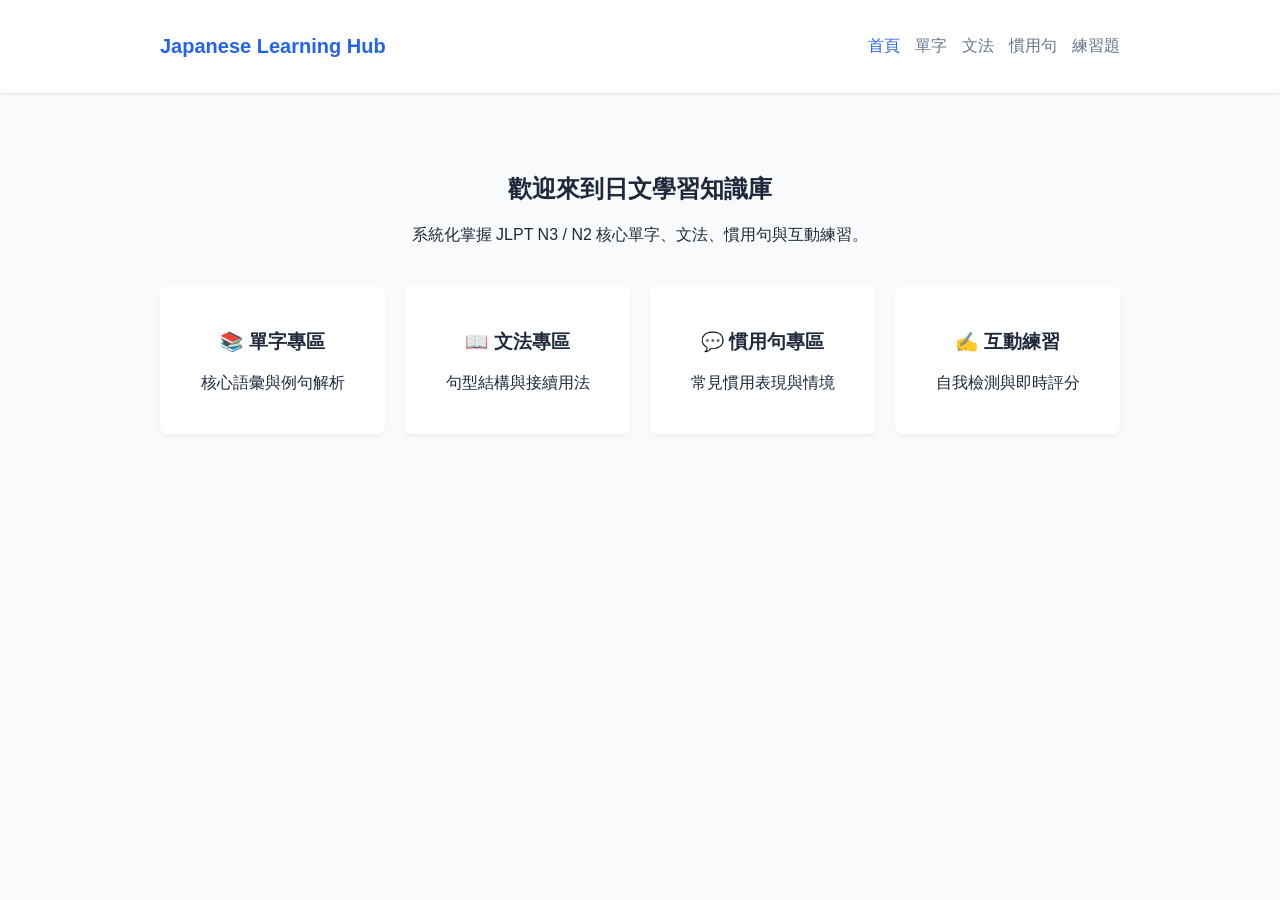
<file: index.html>
<!DOCTYPE html>
<html lang="zh-TW">
<head>
    <meta charset="UTF-8">
    <meta name="viewport" content="width=device-width, initial-scale=1.0">
    <title>Japanese Learning Hub - 日文學習知識庫</title>
    <link rel="stylesheet" href="css/style.css">
</head>
<body>
    <header class="navbar">
        <div class="container">
            <h1>Japanese Learning Hub</h1>
            <nav>
                <a href="index.html" class="active">首頁</a>
                <a href="pages/vocabulary.html">單字</a>
                <a href="pages/grammar.html">文法</a>
                <a href="pages/idioms.html">慣用句</a>
                <a href="pages/exercises.html">練習題</a>
            </nav>
        </div>
    </header>

    <main class="container hero">
        <h2>歡迎來到日文學習知識庫</h2>
        <p>系統化掌握 JLPT N3 / N2 核心單字、文法、慣用句與互動練習。</p>

        <div class="card-grid">
            <a href="pages/vocabulary.html" class="feature-card">
                <h3>📚 單字專區</h3>
                <p>核心語彙與例句解析</p>
            </a>
            <a href="pages/grammar.html" class="feature-card">
                <h3>📖 文法專區</h3>
                <p>句型結構與接續用法</p>
            </a>
            <a href="pages/idioms.html" class="feature-card">
                <h3>💬 慣用句專區</h3>
                <p>常見慣用表現與情境</p>
            </a>
            <a href="pages/exercises.html" class="feature-card">
                <h3>✍️ 互動練習</h3>
                <p>自我檢測與即時評分</p>
            </a>
        </div>
    </main>

    <script src="js/main.js"></script>
</body>
</html>
</file>
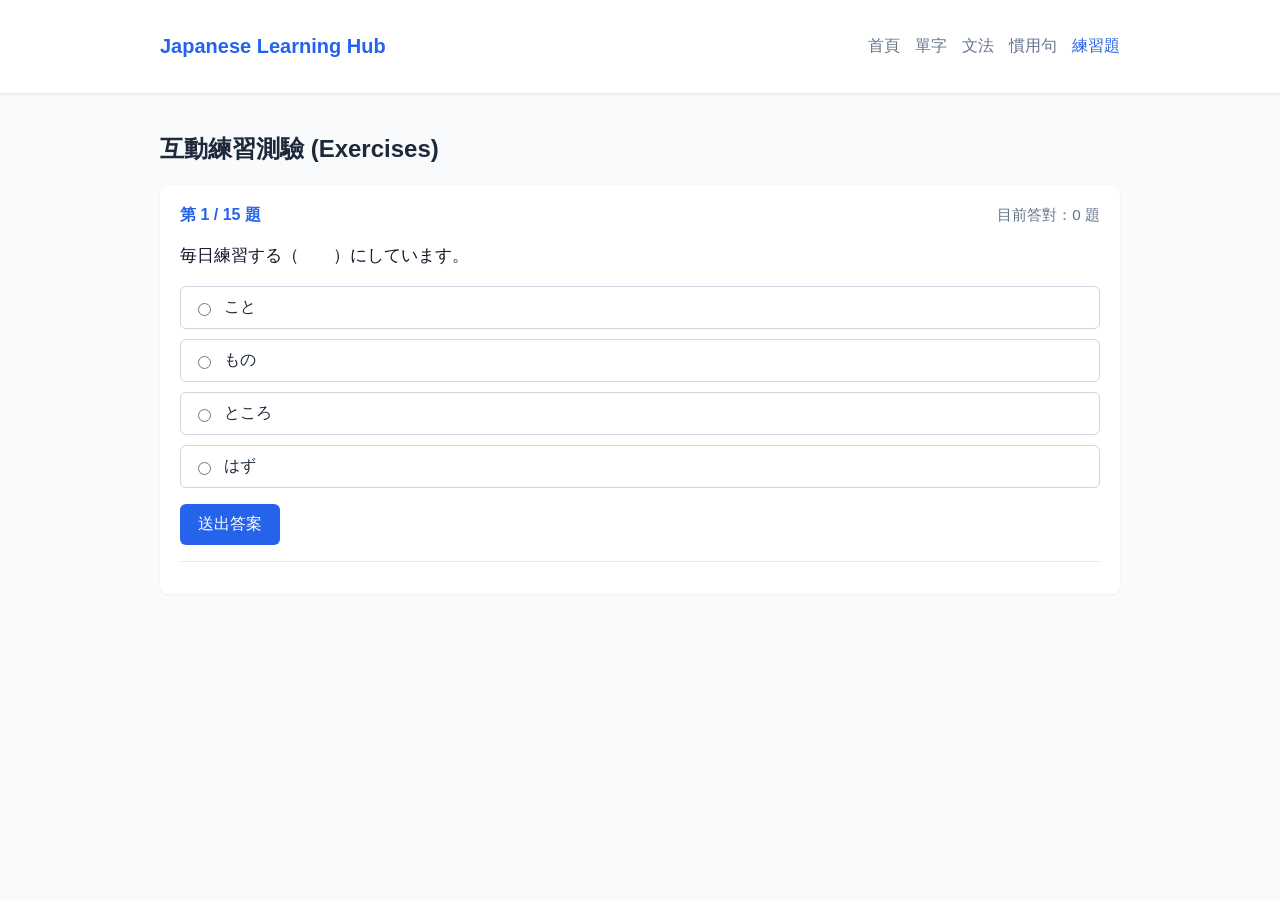
<file: pages/exercises.html>
<!DOCTYPE html>
<html lang="zh-TW">
<head>
    <meta charset="UTF-8">
    <meta name="viewport" content="width=device-width, initial-scale=1.0">
    <title>練習題 - Japanese Learning Hub</title>
    <link rel="stylesheet" href="../css/style.css">
</head>
<body>
    <header class="navbar">
        <div class="container">
            <h1>Japanese Learning Hub</h1>
            <nav>
                <a href="../index.html">首頁</a>
                <a href="vocabulary.html">單字</a>
                <a href="grammar.html">文法</a>
                <a href="idioms.html">慣用句</a>
                <a href="exercises.html" class="active">練習題</a>
            </nav>
        </div>
    </header>

    <main class="container">
        <h2>互動練習測驗 (Exercises)</h2>
        <div id="quizContainer" class="quiz-box">載入測驗中...</div>
    </main>

    <script src="../js/main.js"></script>
    <script src="../js/exercises.js"></script>
</body>
</html>
</file>
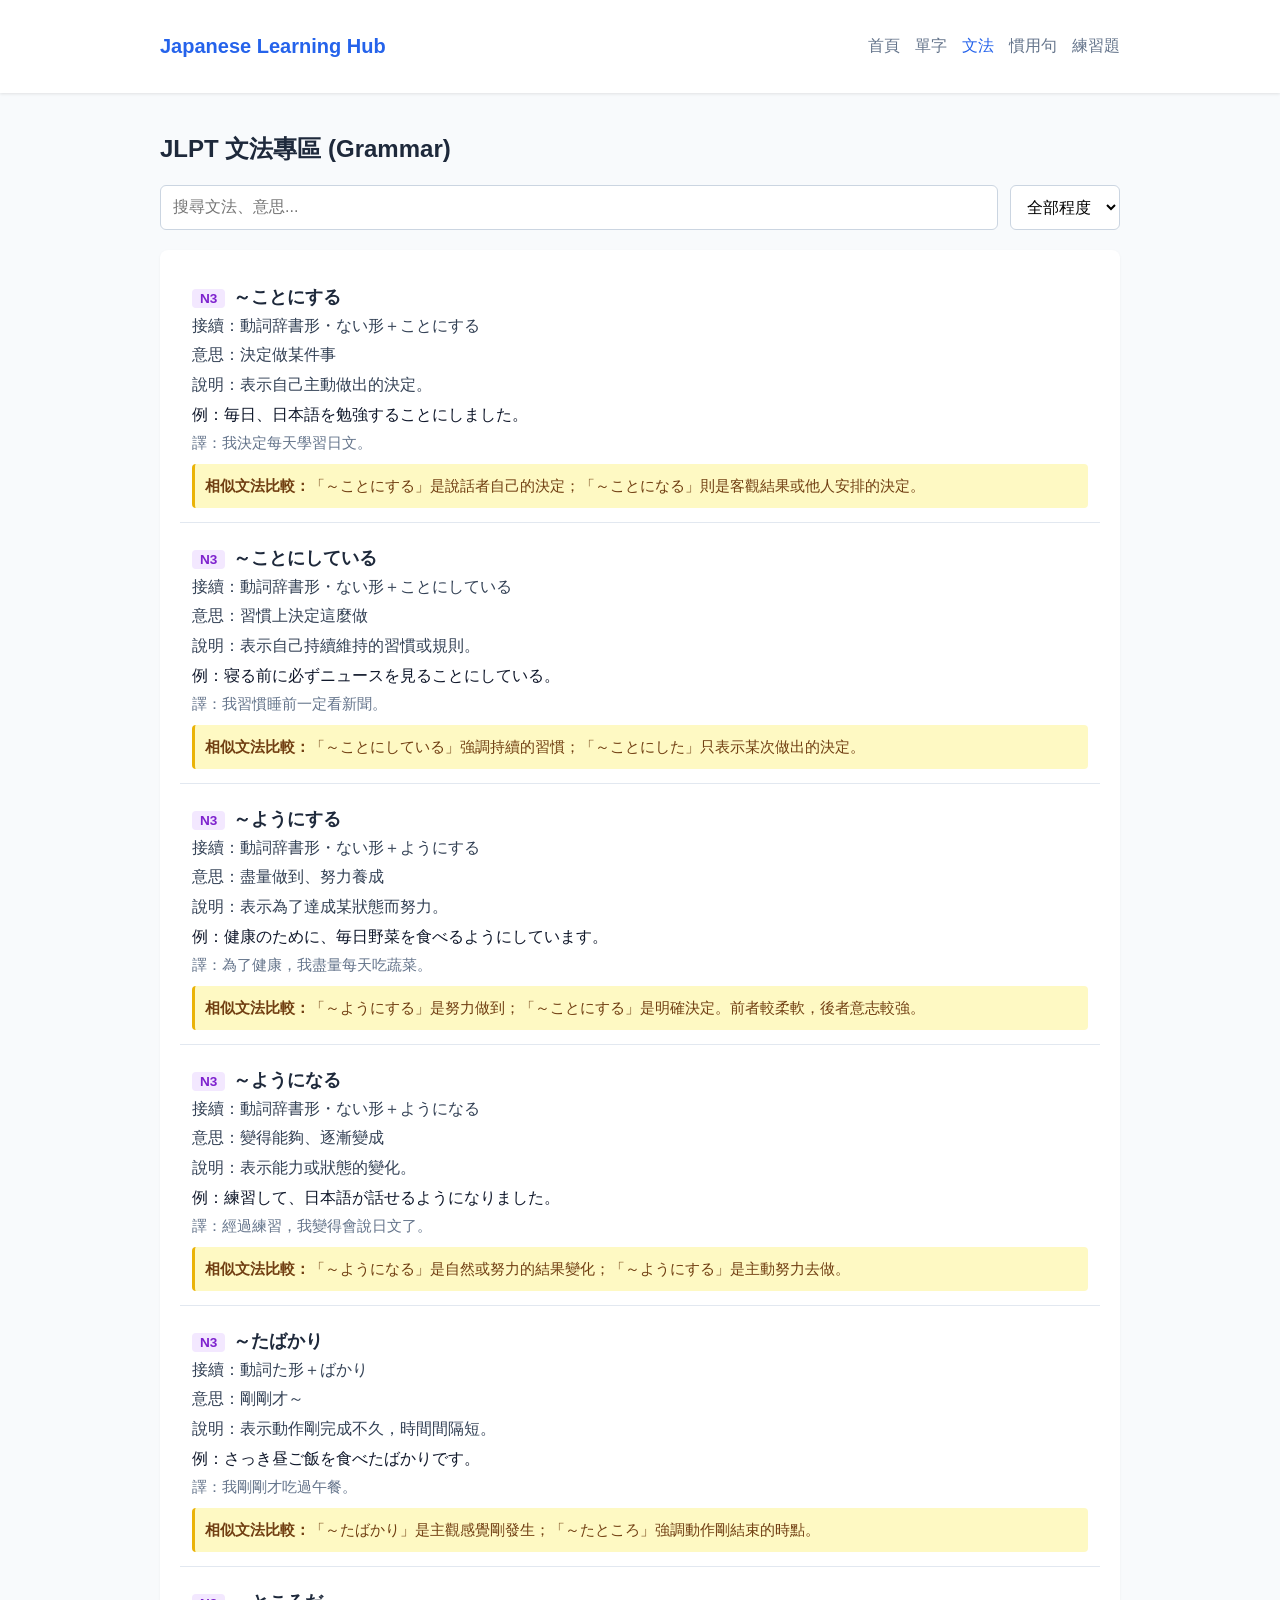
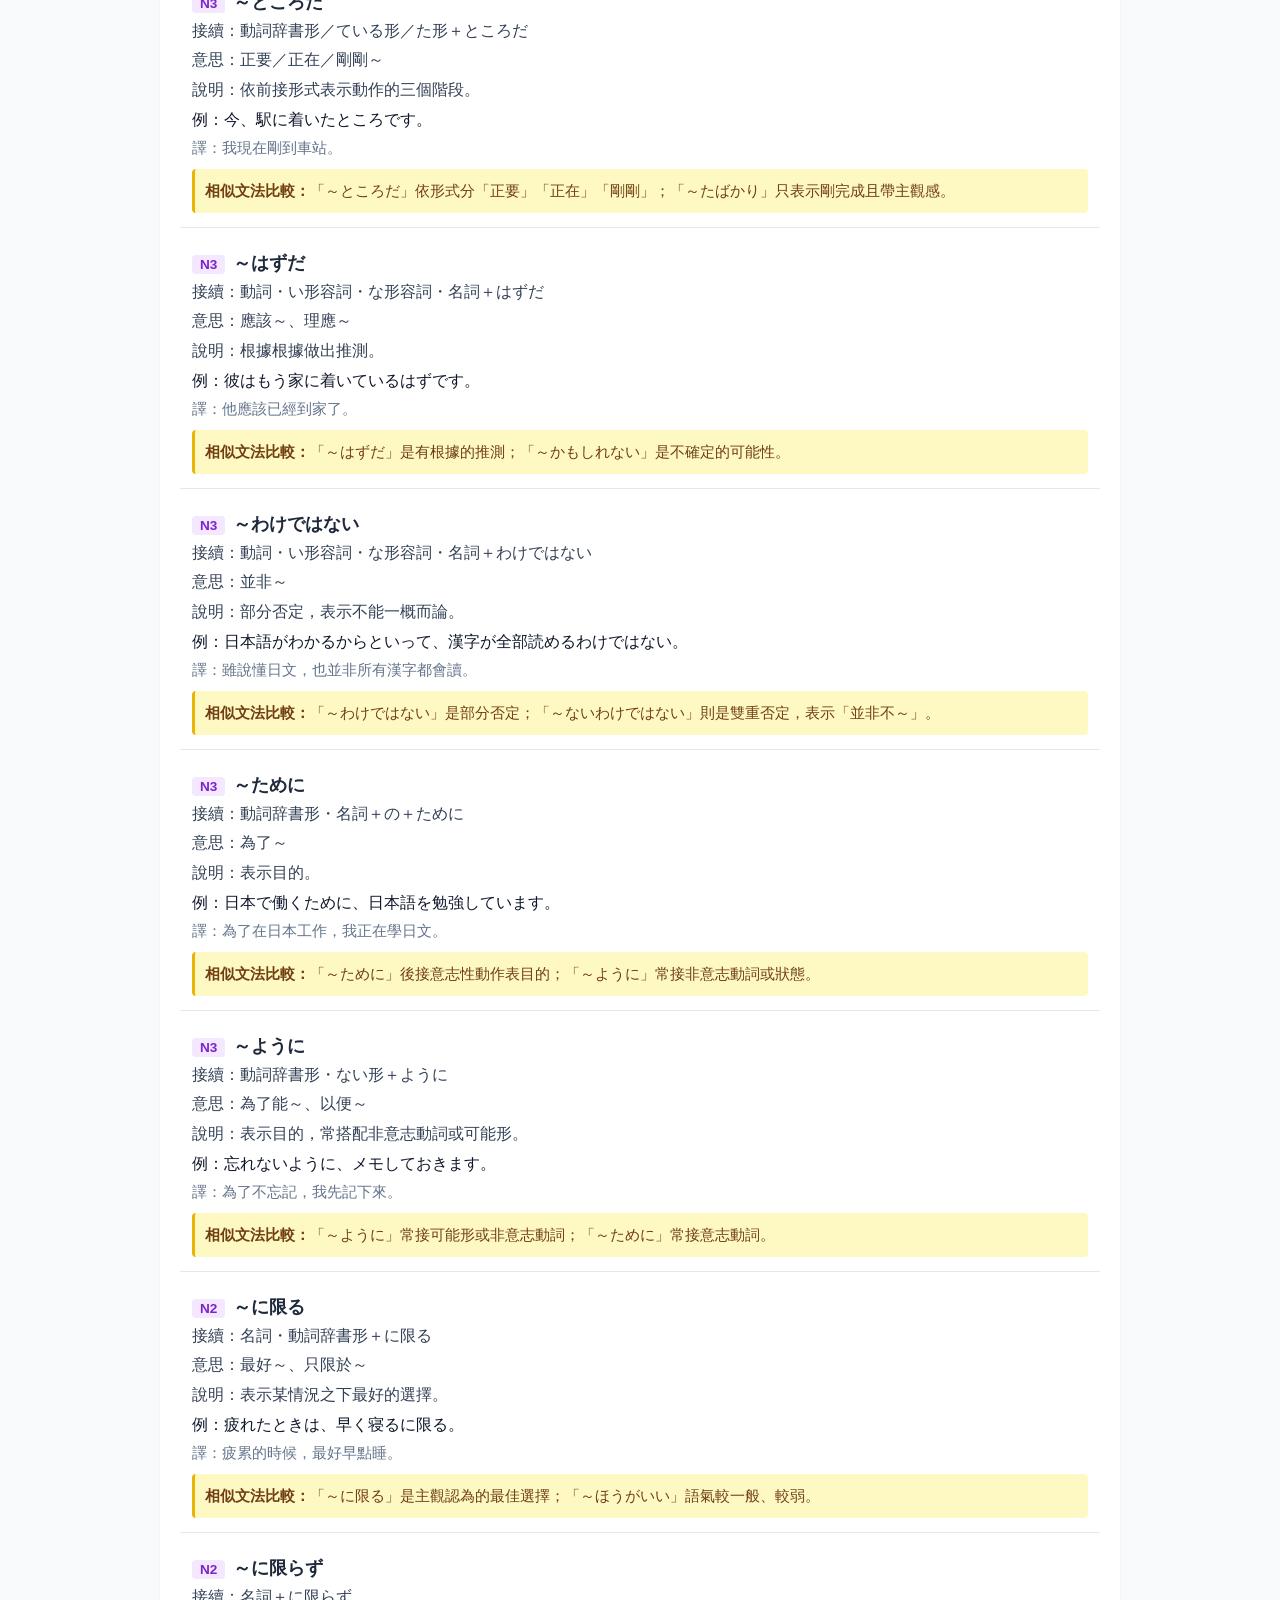
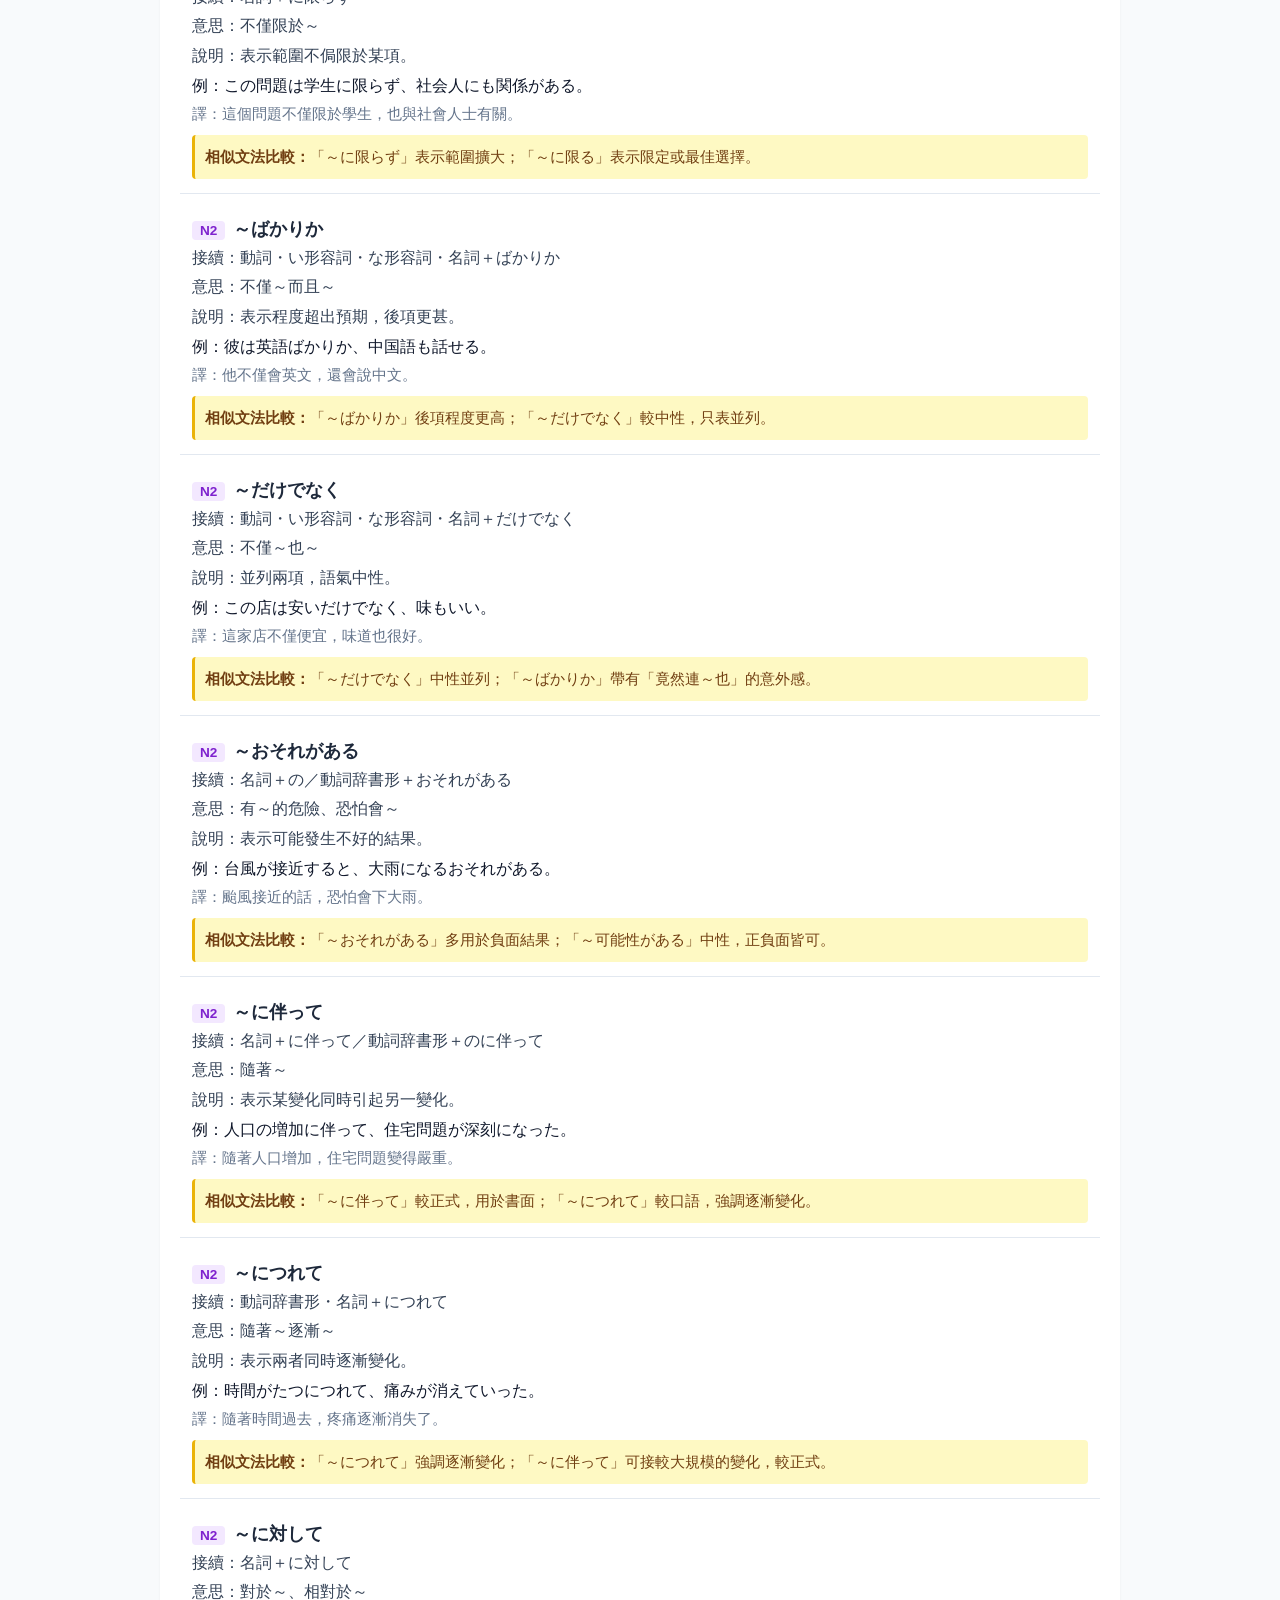
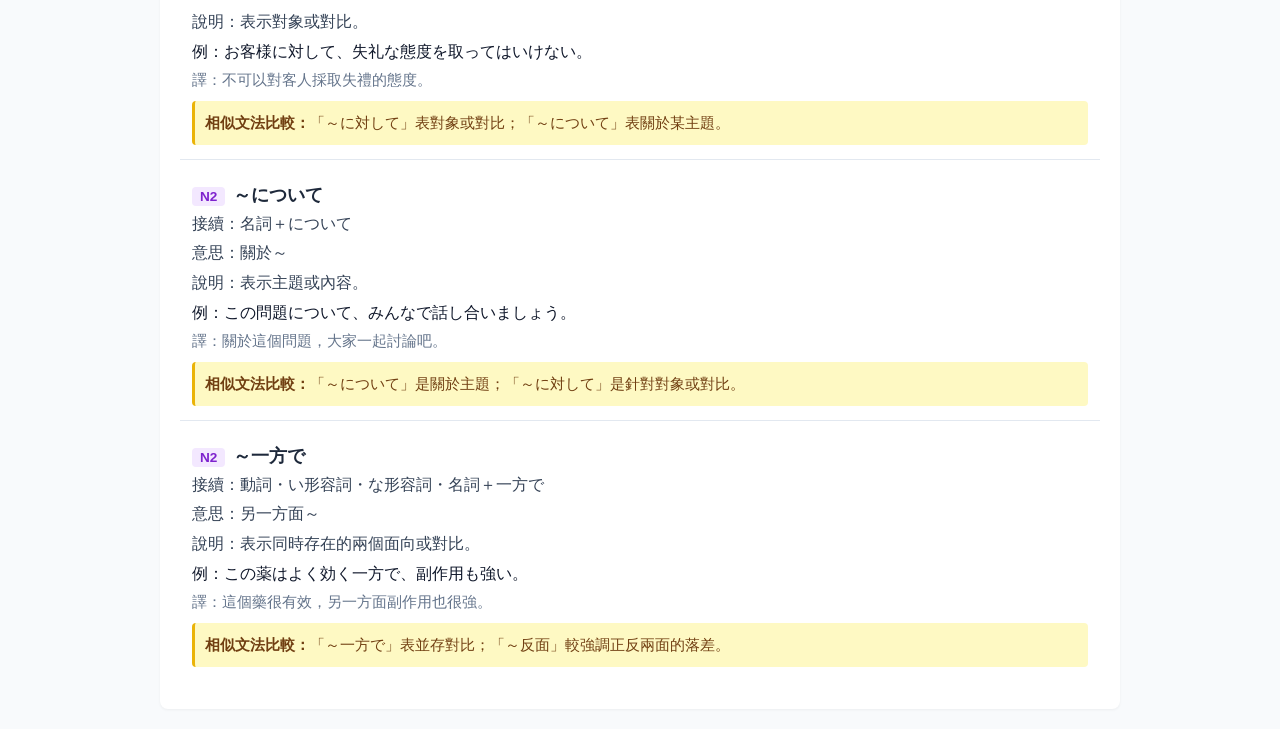
<file: pages/grammar.html>
<!DOCTYPE html>
<html lang="zh-TW">
<head>
    <meta charset="UTF-8">
    <meta name="viewport" content="width=device-width, initial-scale=1.0">
    <title>文法專區 - Japanese Learning Hub</title>
    <link rel="stylesheet" href="../css/style.css">
</head>
<body>
    <header class="navbar">
        <div class="container">
            <h1>Japanese Learning Hub</h1>
            <nav>
                <a href="../index.html">首頁</a>
                <a href="vocabulary.html">單字</a>
                <a href="grammar.html" class="active">文法</a>
                <a href="idioms.html">慣用句</a>
                <a href="exercises.html">練習題</a>
            </nav>
        </div>
    </header>

    <main class="container">
        <h2>JLPT 文法專區 (Grammar)</h2>
        <div class="toolbar">
            <input type="text" id="searchInput" placeholder="搜尋文法、意思..." class="search-box">
            <select id="levelFilter" class="level-filter">
                <option value="all">全部程度</option>
                <option value="N3">N3</option>
                <option value="N2">N2</option>
            </select>
        </div>
        <div id="grammarList" class="content-list">載入中...</div>
    </main>

    <script src="../js/main.js"></script>
    <script src="../js/search.js"></script>
</body>
</html>
</file>
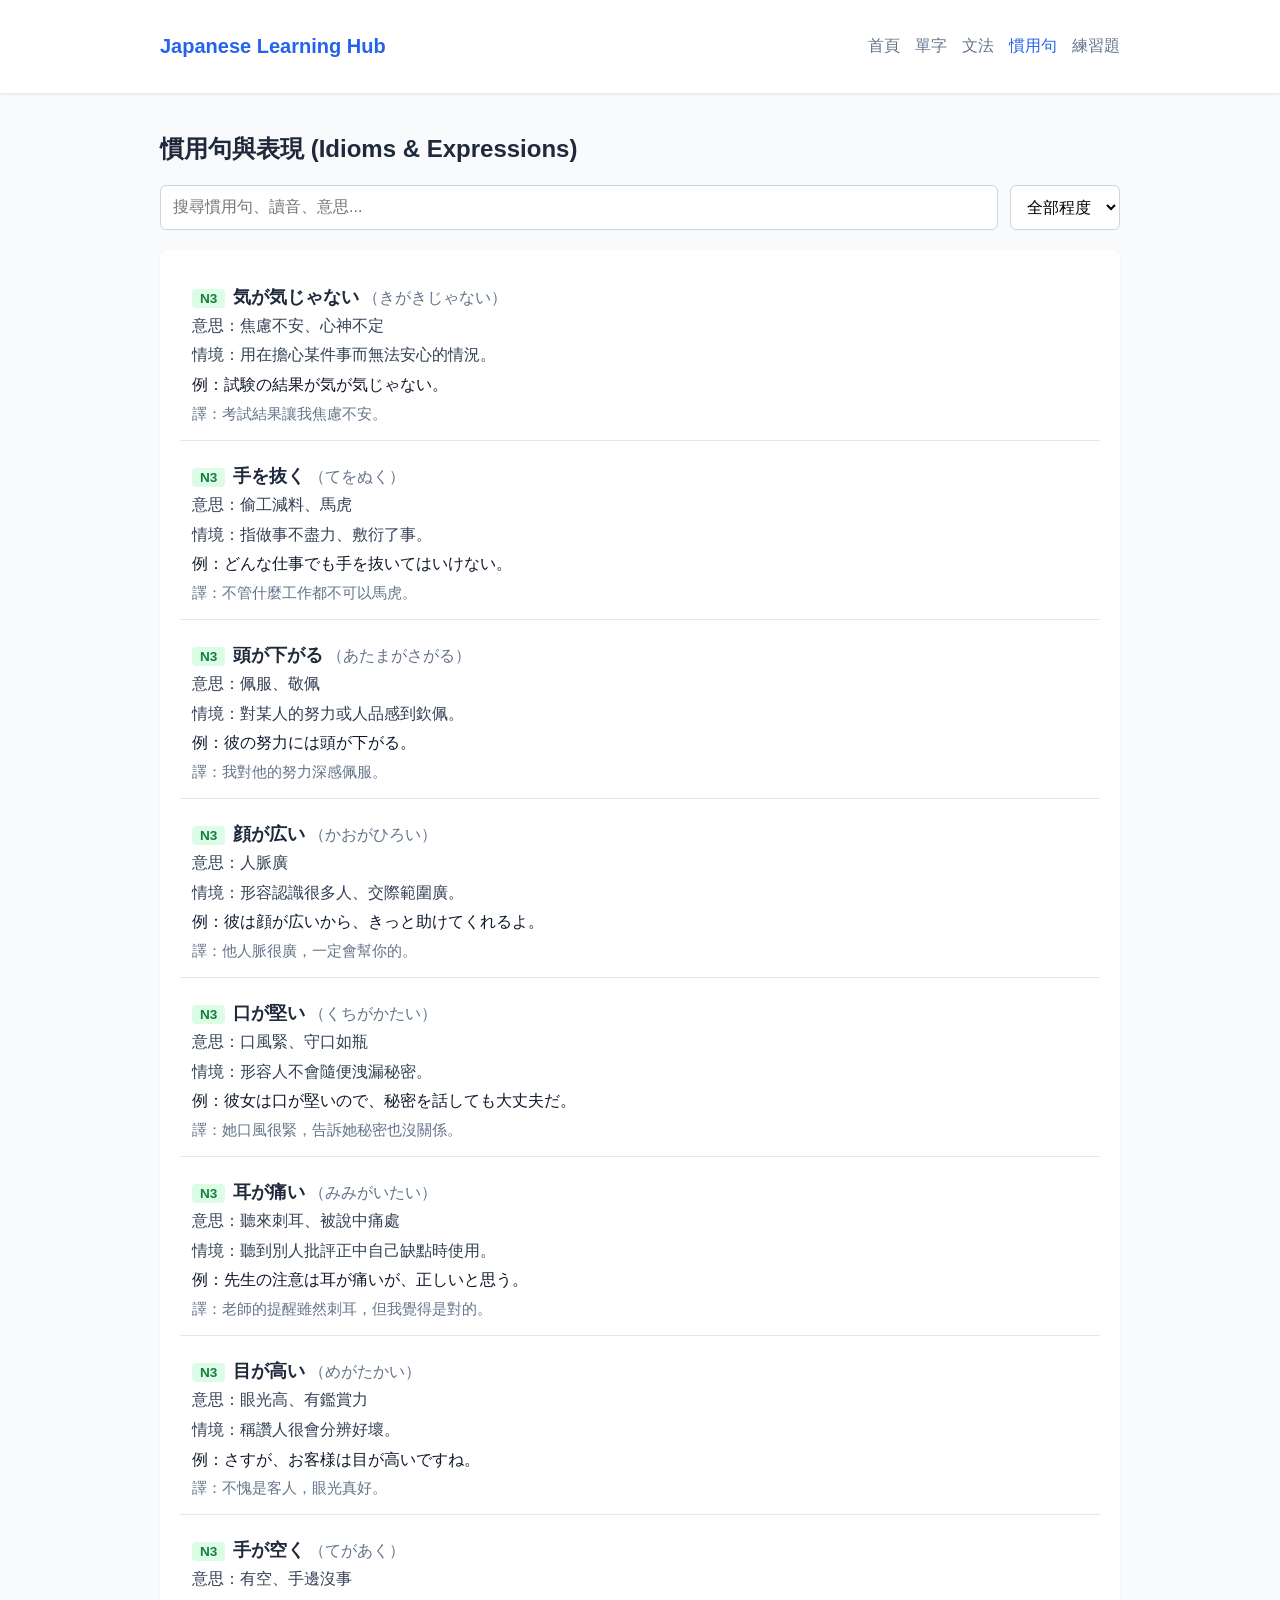
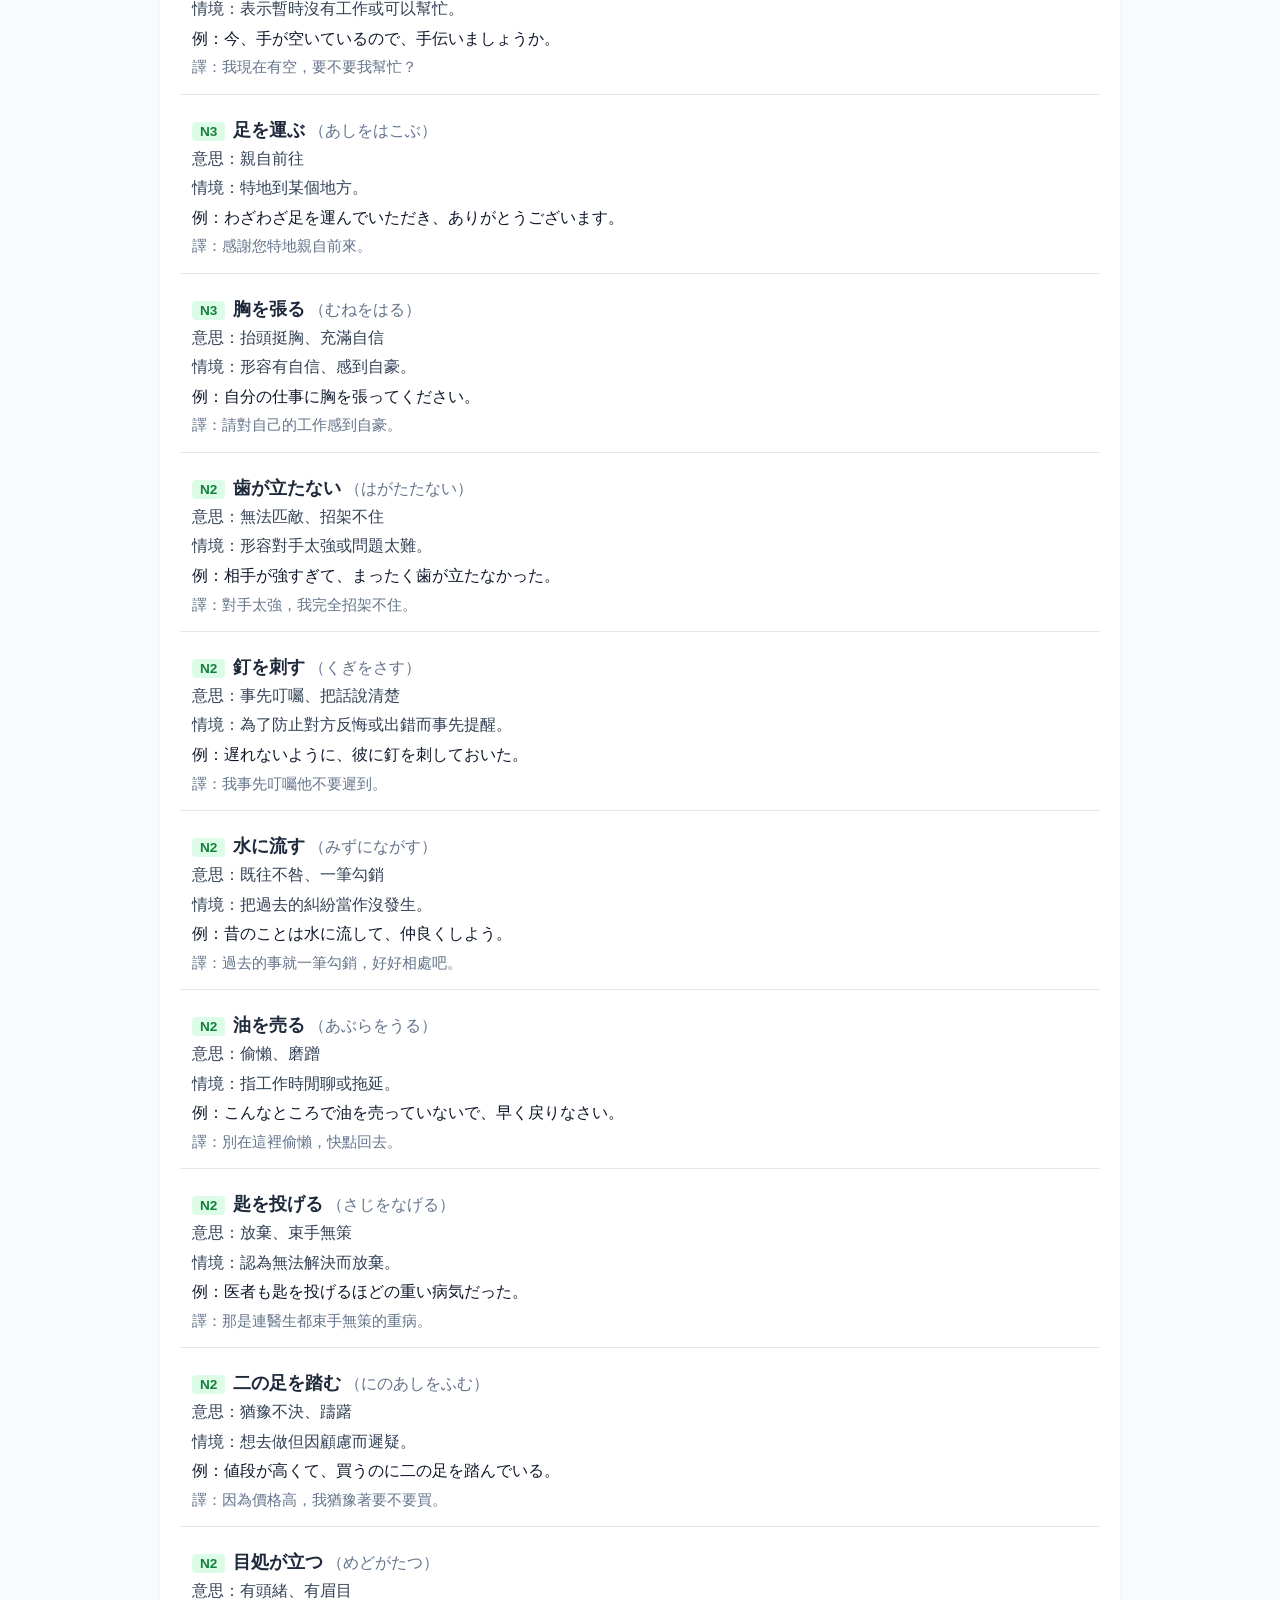
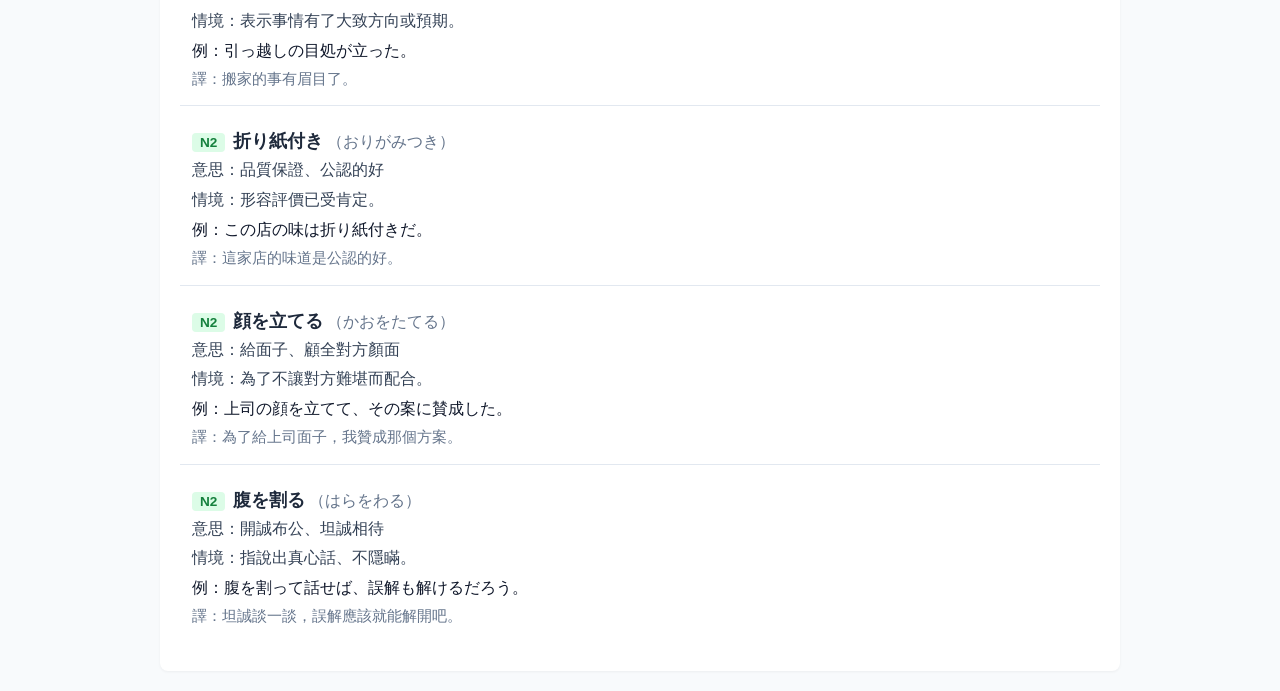
<file: pages/idioms.html>
<!DOCTYPE html>
<html lang="zh-TW">
<head>
    <meta charset="UTF-8">
    <meta name="viewport" content="width=device-width, initial-scale=1.0">
    <title>慣用句專區 - Japanese Learning Hub</title>
    <link rel="stylesheet" href="../css/style.css">
</head>
<body>
    <header class="navbar">
        <div class="container">
            <h1>Japanese Learning Hub</h1>
            <nav>
                <a href="../index.html">首頁</a>
                <a href="vocabulary.html">單字</a>
                <a href="grammar.html">文法</a>
                <a href="idioms.html" class="active">慣用句</a>
                <a href="exercises.html">練習題</a>
            </nav>
        </div>
    </header>

    <main class="container">
        <h2>慣用句與表現 (Idioms & Expressions)</h2>
        <div class="toolbar">
            <input type="text" id="searchInput" placeholder="搜尋慣用句、讀音、意思..." class="search-box">
            <select id="levelFilter" class="level-filter">
                <option value="all">全部程度</option>
                <option value="N3">N3</option>
                <option value="N2">N2</option>
            </select>
        </div>
        <div id="idiomsList" class="content-list">載入中...</div>
    </main>

    <script src="../js/main.js"></script>
    <script src="../js/search.js"></script>
</body>
</html>
</file>
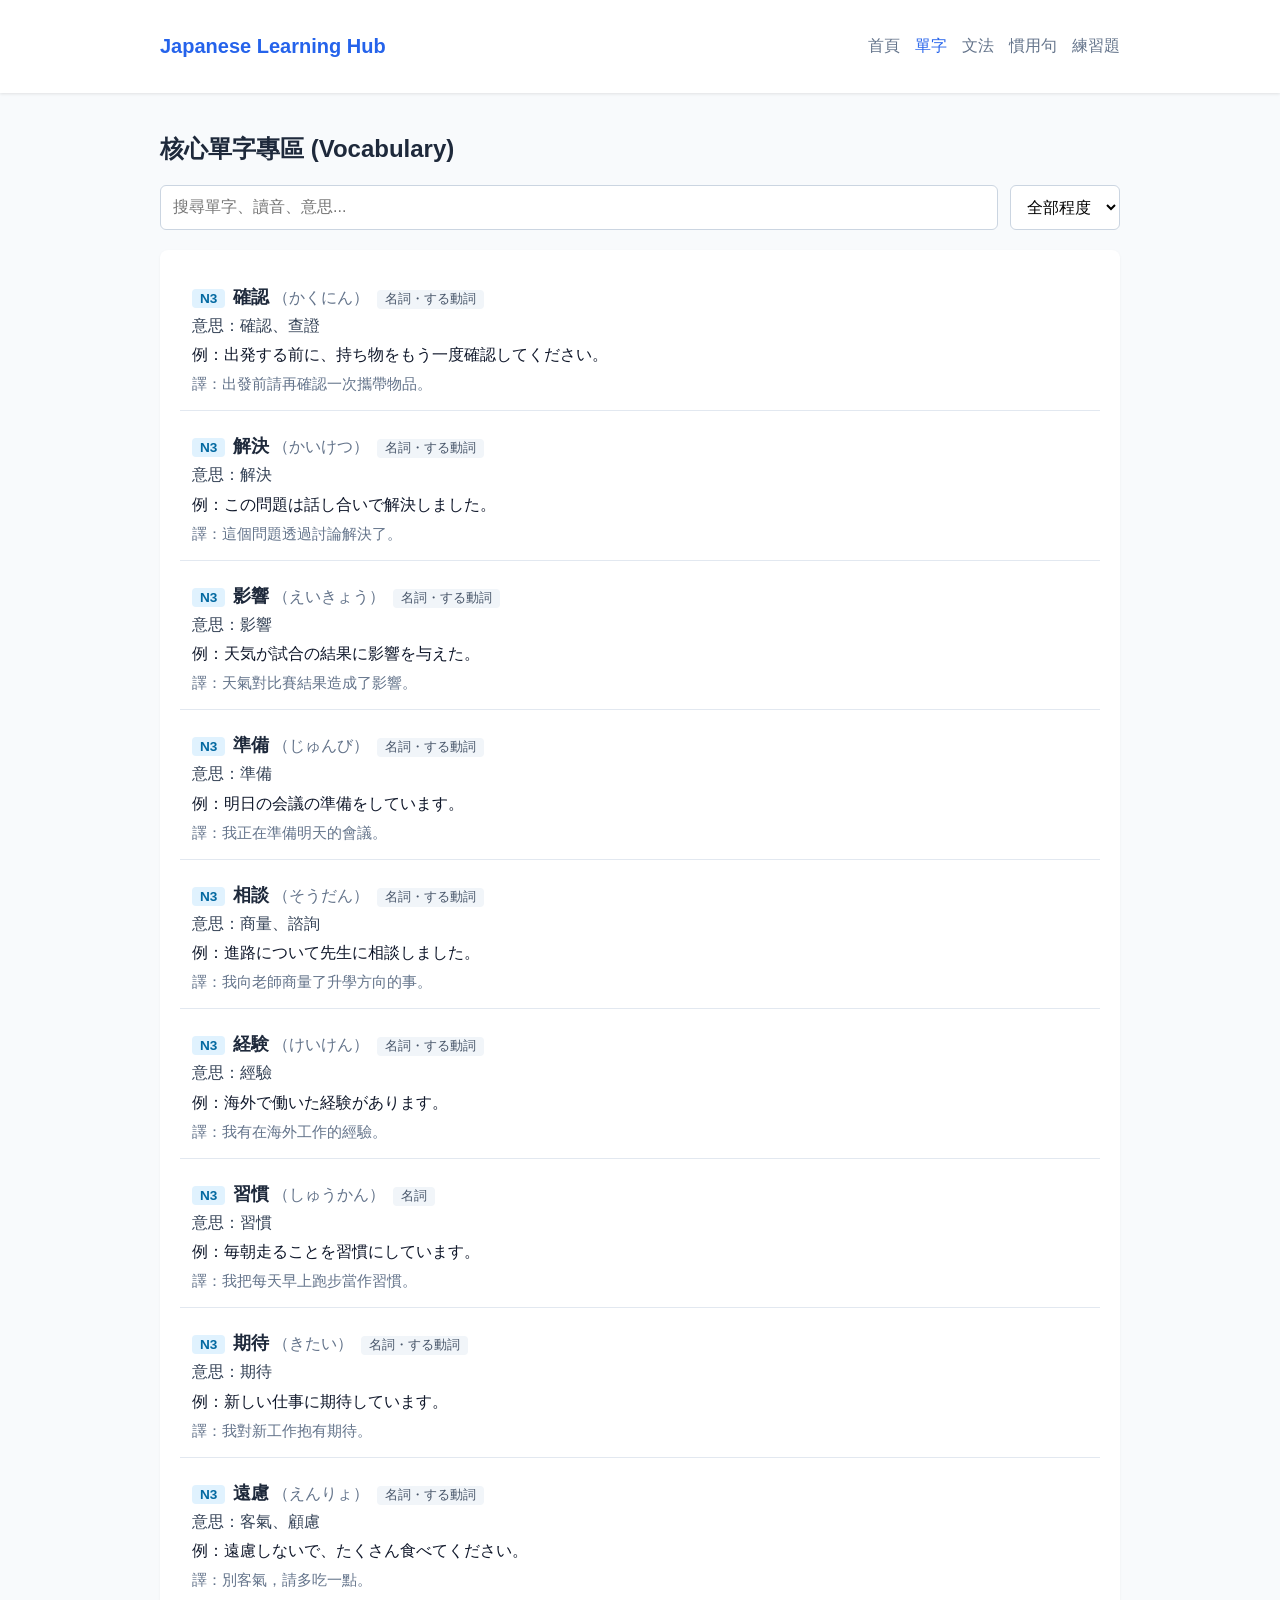
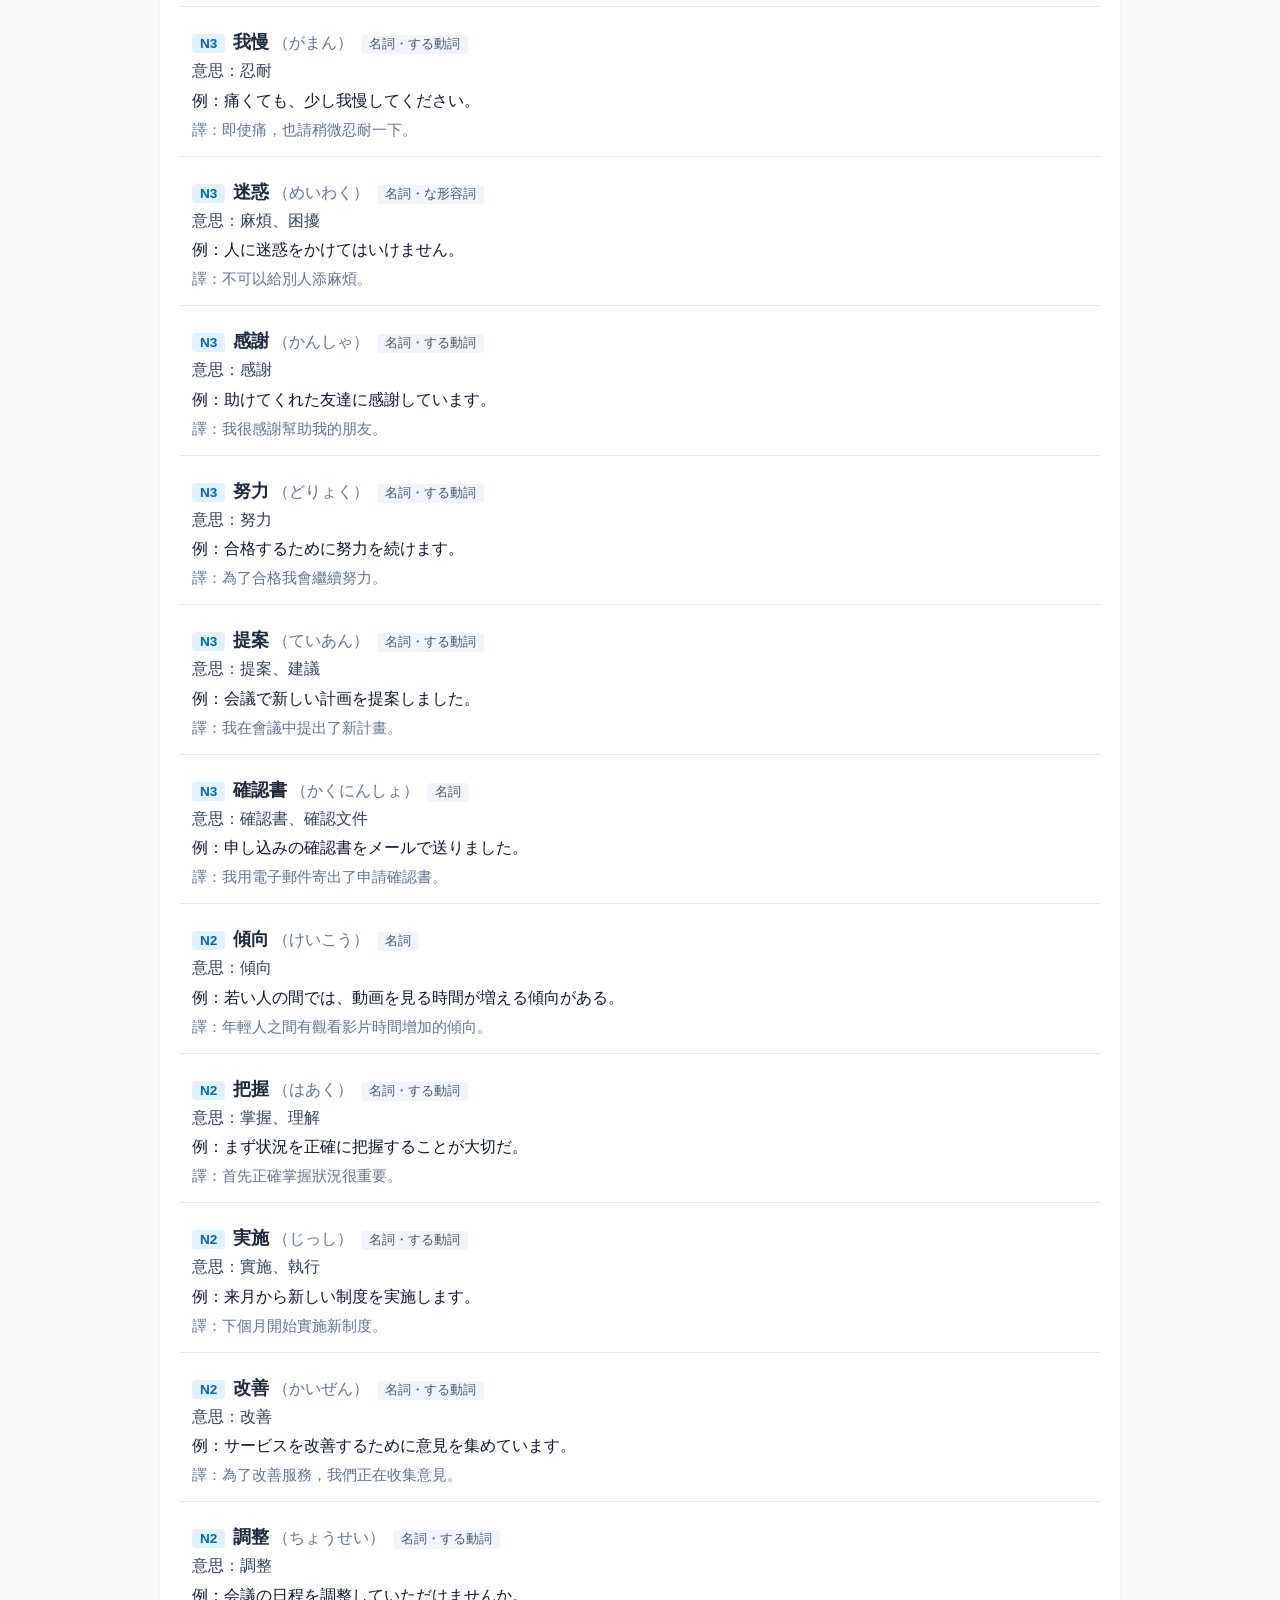
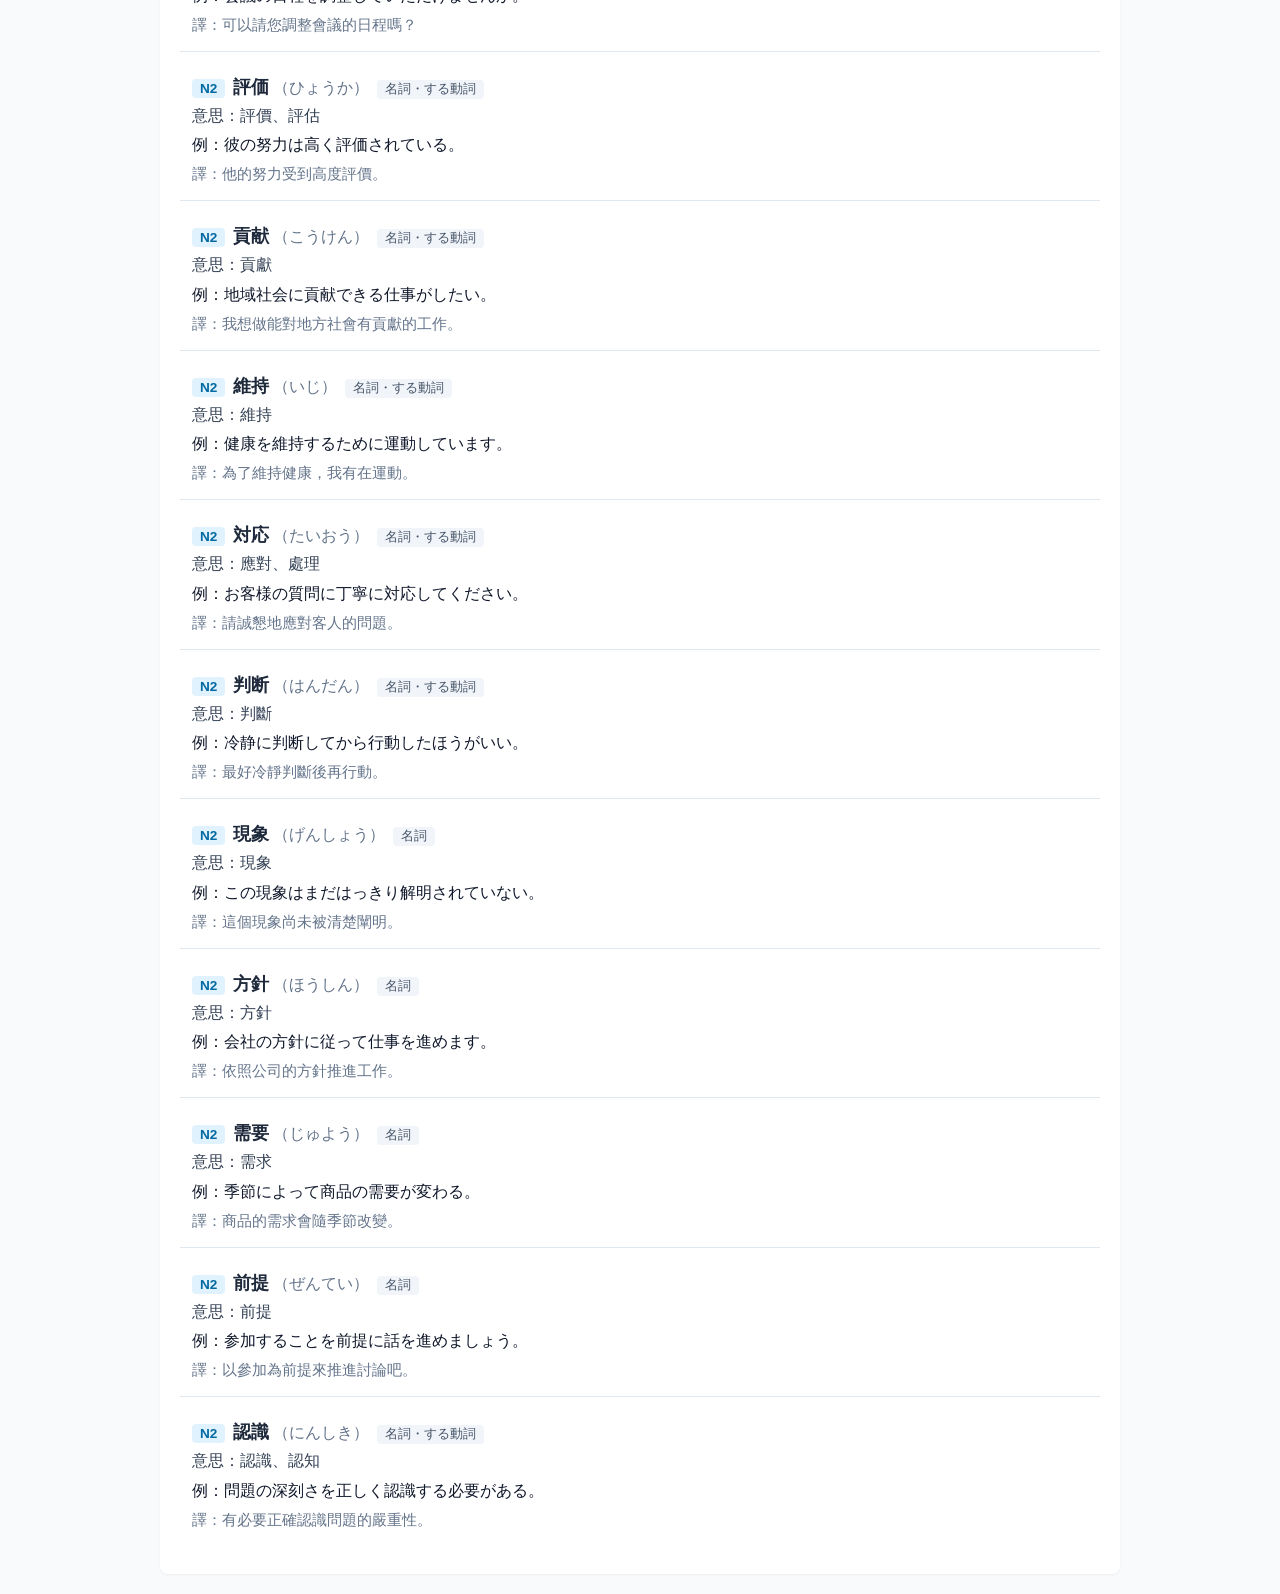
<file: pages/pages.vocabulary.html>
<!DOCTYPE html>
<html lang="zh-TW">
<head>
    <meta charset="UTF-8">
    <meta name="viewport" content="width=device-width, initial-scale=1.0">
    <title>單字專區 - Japanese Learning Hub</title>
    <link rel="stylesheet" href="../css/style.css">
</head>
<body>
    <header class="navbar">
        <div class="container">
            <h1>Japanese Learning Hub</h1>
            <nav>
                <a href="../index.html">首頁</a>
                <a href="vocabulary.html" class="active">單字</a>
                <a href="grammar.html">文法</a>
                <a href="idioms.html">慣用句</a>
                <a href="exercises.html">練習題</a>
            </nav>
        </div>
    </header>

    <main class="container">
        <h2>核心單字專區 (Vocabulary)</h2>
        <div class="toolbar">
            <input type="text" id="searchInput" placeholder="搜尋單字、讀音、意思..." class="search-box">
            <select id="levelFilter" class="level-filter">
                <option value="all">全部程度</option>
                <option value="N3">N3</option>
                <option value="N2">N2</option>
            </select>
        </div>
        <div id="vocabList" class="content-list">載入中...</div>
    </main>

    <script src="../js/main.js"></script>
    <script src="../js/search.js"></script>
</body>
</html>
</file>
<file: css/style.css>
/* =========================================================
   Japanese Learning Hub - 共用樣式
   保留原設計風格，補充列表卡片、篩選列、練習題樣式
   ========================================================= */

* {
    box-sizing: border-box;
}

body {
    font-family: -apple-system, BlinkMacSystemFont, "Segoe UI", Roboto, "Helvetica Neue", Arial, sans-serif;
    background-color: #f8fafc;
    color: #1e293b;
    margin: 0;
    padding: 0;
}

.container {
    max-width: 1000px;
    margin: 0 auto;
    padding: 20px;
}

/* ---------- 導覽列 ---------- */
.navbar {
    background-color: #ffffff;
    box-shadow: 0 1px 3px rgba(0,0,0,0.1);
    padding: 15px 0;
}

.navbar .container {
    display: flex;
    justify-content: space-between;
    align-items: center;
    flex-wrap: wrap;
    gap: 10px;
}

.navbar h1 {
    font-size: 1.25rem;
    color: #2563eb;
    margin: 0;
}

.navbar nav {
    display: flex;
    flex-wrap: wrap;
    gap: 15px;
}

.navbar nav a {
    text-decoration: none;
    color: #64748b;
    font-weight: 500;
}

.navbar nav a.active,
.navbar nav a:hover {
    color: #2563eb;
}

/* ---------- 首頁 ---------- */
.hero {
    text-align: center;
    padding: 60px 20px;
}

.card-grid {
    display: grid;
    grid-template-columns: repeat(auto-fit, minmax(220px, 1fr));
    gap: 20px;
    margin-top: 40px;
}

.feature-card {
    background: #ffffff;
    padding: 24px;
    border-radius: 8px;
    box-shadow: 0 4px 6px -1px rgba(0,0,0,0.05);
    text-decoration: none;
    color: inherit;
    transition: transform 0.2s, box-shadow 0.2s;
}

.feature-card:hover {
    transform: translateY(-4px);
    box-shadow: 0 8px 12px -2px rgba(0,0,0,0.08);
}

/* ---------- 工具列（搜尋＋程度篩選） ---------- */
.toolbar {
    display: flex;
    gap: 12px;
    margin-bottom: 20px;
    flex-wrap: wrap;
}

.search-box {
    flex: 1 1 240px;
    padding: 12px;
    font-size: 1rem;
    border: 1px solid #cbd5e1;
    border-radius: 6px;
    background: #ffffff;
}

.search-box:focus,
.level-filter:focus {
    outline: none;
    border-color: #2563eb;
    box-shadow: 0 0 0 3px rgba(37, 99, 235, 0.15);
}

.level-filter {
    padding: 12px;
    font-size: 1rem;
    border: 1px solid #cbd5e1;
    border-radius: 6px;
    background: #ffffff;
    cursor: pointer;
}

/* ---------- 資料列表容器 ---------- */
.content-list,
.quiz-box {
    background: #ffffff;
    padding: 20px;
    border-radius: 8px;
    box-shadow: 0 1px 3px rgba(0,0,0,0.05);
}

/* ---------- 單字／文法／慣用句卡片 ---------- */
.item-card {
    padding: 14px 12px;
    border-bottom: 1px solid #e2e8f0;
    margin-bottom: 8px;
}

.item-card:last-child {
    border-bottom: none;
}

.item-title {
    font-size: 1.15rem;
    margin-left: 8px;
}

.item-reading {
    color: #64748b;
    margin-left: 4px;
}

.item-pos {
    display: inline-block;
    margin-left: 8px;
    padding: 1px 8px;
    background: #f1f5f9;
    color: #475569;
    border-radius: 4px;
    font-size: 0.8rem;
}

.item-meaning,
.item-connection,
.item-usage,
.item-example,
.item-translation {
    margin: 4px 0 0 0;
    color: #334155;
    line-height: 1.6;
}

.item-example {
    color: #0f172a;
}

.item-translation {
    color: #64748b;
    font-size: 0.95rem;
}

.item-comparison {
    margin-top: 8px;
    padding: 10px;
    background: #fef9c3;
    border-left: 3px solid #eab308;
    border-radius: 4px;
    color: #713f12;
    line-height: 1.6;
    font-size: 0.95rem;
}

/* ---------- 程度標籤 ---------- */
.level-badge {
    display: inline-block;
    background: #e0f2fe;
    color: #0369a1;
    padding: 2px 8px;
    border-radius: 4px;
    font-size: 0.85rem;
    font-weight: bold;
}

.level-badge-purple {
    background: #f3e8ff;
    color: #7e22ce;
}

.level-badge-green {
    background: #dcfce7;
    color: #15803d;
}

/* ---------- 狀態訊息 ---------- */
.error-msg {
    color: #dc2626;
    margin: 0;
}

.empty-msg {
    color: #64748b;
    margin: 0;
}

/* ---------- 練習題 ---------- */
.quiz-header {
    display: flex;
    justify-content: space-between;
    align-items: center;
    margin-bottom: 16px;
    flex-wrap: wrap;
    gap: 8px;
}

.quiz-progress {
    font-weight: bold;
    color: #2563eb;
}

.quiz-score {
    color: #64748b;
    font-size: 0.95rem;
}

.quiz-question {
    font-size: 1.05rem;
    line-height: 1.7;
    margin: 0 0 16px 0;
    color: #0f172a;
}

.quiz-options {
    display: flex;
    flex-direction: column;
    gap: 10px;
    margin-bottom: 16px;
}

.quiz-option {
    display: flex;
    align-items: center;
    gap: 10px;
    padding: 10px 12px;
    border: 1px solid #cbd5e1;
    border-radius: 6px;
    cursor: pointer;
    transition: background 0.15s, border-color 0.15s;
}

.quiz-option:hover {
    background: #f1f5f9;
}

.quiz-option input[type="radio"] {
    cursor: pointer;
}

.quiz-option.correct {
    background: #dcfce7;
    border-color: #22c55e;
}

.quiz-option.wrong {
    background: #fee2e2;
    border-color: #ef4444;
}

.quiz-actions {
    display: flex;
    gap: 10px;
    margin-bottom: 16px;
}

.btn-primary,
.btn-secondary {
    padding: 10px 18px;
    font-size: 1rem;
    border-radius: 6px;
    border: none;
    cursor: pointer;
    font-weight: 500;
}

.btn-primary {
    background: #2563eb;
    color: #ffffff;
}

.btn-primary:hover {
    background: #1d4ed8;
}

.btn-secondary {
    background: #e2e8f0;
    color: #1e293b;
}

.btn-secondary:hover {
    background: #cbd5e1;
}

.quiz-feedback {
    padding-top: 12px;
    border-top: 1px solid #e2e8f0;
}

.quiz-feedback p {
    margin: 4px 0;
    line-height: 1.6;
}

.feedback-correct {
    color: #15803d;
    font-weight: bold;
}

.feedback-wrong {
    color: #b91c1c;
    font-weight: bold;
}

.feedback-answer {
    color: #0f172a;
}

.feedback-explanation {
    color: #334155;
}

/* ---------- 測驗結果 ---------- */
.quiz-result {
    text-align: center;
    padding: 20px 0;
}

.quiz-result h3 {
    color: #2563eb;
    margin-top: 0;
}

/* ---------- 響應式 ---------- */
@media (max-width: 640px) {
    .navbar .container {
        flex-direction: column;
        align-items: flex-start;
    }

    .navbar nav {
        gap: 10px;
    }

    .hero {
        padding: 40px 16px;
    }

    .toolbar {
        flex-direction: column;
    }

    .search-box,
    .level-filter {
        width: 100%;
    }

    .quiz-actions {
        flex-direction: column;
    }

    .btn-primary,
    .btn-secondary {
        width: 100%;
    }
}
</file>
